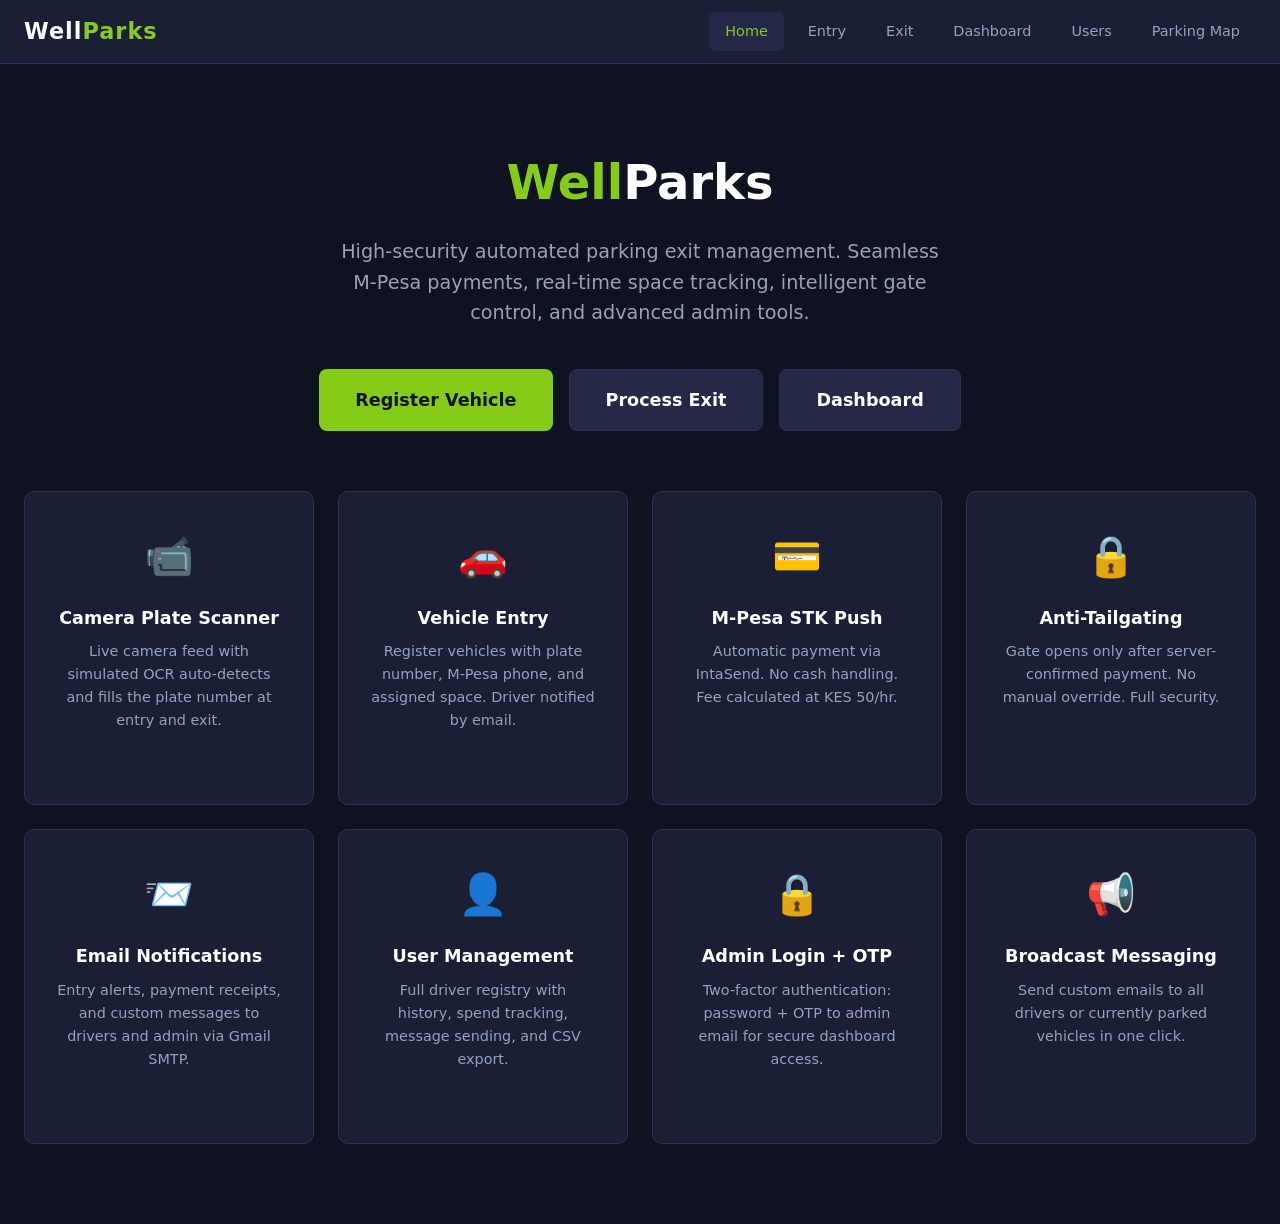
<file: static/index.html>
<!DOCTYPE html>
<html lang="en">
<head>
    <meta charset="UTF-8">
    <meta name="viewport" content="width=device-width, initial-scale=1.0">
    <title>WellParks - Parking Management</title>
    <link rel="stylesheet" href="/static/style.css">
</head>
<body>
    <div class="navbar">
        <div class="logo"><span>Well</span>Parks</div>
        <nav>
            <a href="/" class="active">Home</a>
            <a href="/entry">Entry</a>
            <a href="/exit">Exit</a>
            <a href="/admin">Dashboard</a>
            <a href="/users">Users</a>
            <a href="/map">Parking Map</a>
        </nav>
    </div>
    <div class="hero">
        <h1><span>Well</span>Parks</h1>
        <p>High-security automated parking exit management. Seamless M-Pesa payments, real-time space tracking, intelligent gate control, and advanced admin tools.</p>
        <div class="hero-actions">
            <a href="/entry" class="btn btn-primary">Register Vehicle</a>
            <a href="/exit" class="btn btn-secondary">Process Exit</a>
            <a href="/admin" class="btn btn-secondary">Dashboard</a>
        </div>
        <div class="features">
            <div class="feature-card">
                <div class="icon">&#128249;</div>
                <h3>Camera Plate Scanner</h3>
                <p>Live camera feed with simulated OCR auto-detects and fills the plate number at entry and exit.</p>
            </div>
            <div class="feature-card">
                <div class="icon">&#128663;</div>
                <h3>Vehicle Entry</h3>
                <p>Register vehicles with plate number, M-Pesa phone, and assigned space. Driver notified by email.</p>
            </div>
            <div class="feature-card">
                <div class="icon">&#128179;</div>
                <h3>M-Pesa STK Push</h3>
                <p>Automatic payment via IntaSend. No cash handling. Fee calculated at KES 50/hr.</p>
            </div>
            <div class="feature-card">
                <div class="icon">&#128274;</div>
                <h3>Anti-Tailgating</h3>
                <p>Gate opens only after server-confirmed payment. No manual override. Full security.</p>
            </div>
            <div class="feature-card">
                <div class="icon">&#128232;</div>
                <h3>Email Notifications</h3>
                <p>Entry alerts, payment receipts, and custom messages to drivers and admin via Gmail SMTP.</p>
            </div>
            <div class="feature-card">
                <div class="icon">&#128100;</div>
                <h3>User Management</h3>
                <p>Full driver registry with history, spend tracking, message sending, and CSV export.</p>
            </div>
            <div class="feature-card">
                <div class="icon">&#128274;</div>
                <h3>Admin Login + OTP</h3>
                <p>Two-factor authentication: password + OTP to admin email for secure dashboard access.</p>
            </div>
            <div class="feature-card">
                <div class="icon">&#128226;</div>
                <h3>Broadcast Messaging</h3>
                <p>Send custom emails to all drivers or currently parked vehicles in one click.</p>
            </div>
        </div>
    </div>
</body>
</html>
</file>
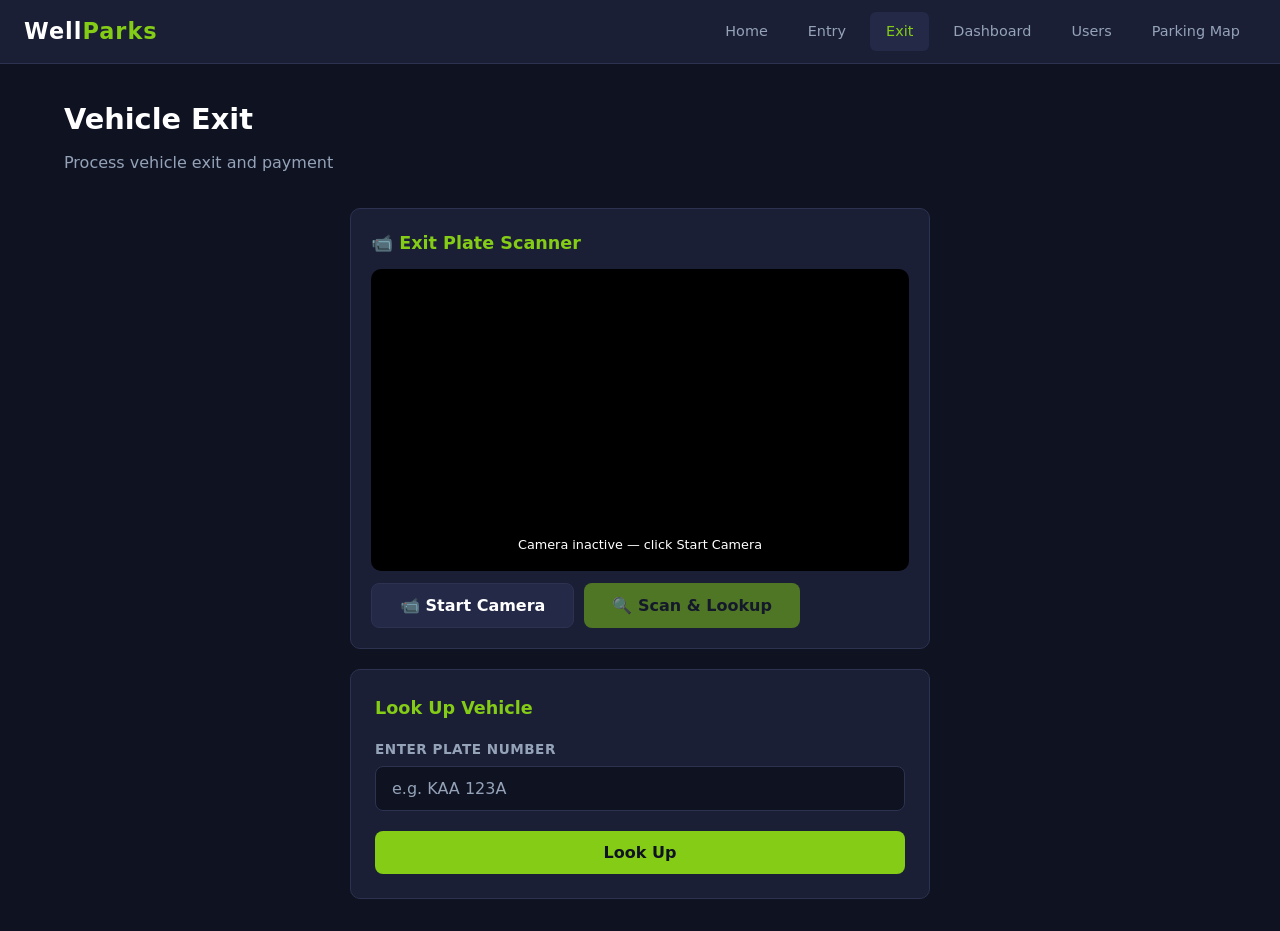
<file: static/exit.html>
<!DOCTYPE html>
<html lang="en">
<head>
    <meta charset="UTF-8">
    <meta name="viewport" content="width=device-width, initial-scale=1.0">
    <title>WellParks - Vehicle Exit</title>
    <link rel="stylesheet" href="/static/style.css">
    <style>
        .camera-panel {
            background: var(--surface);
            border: 1px solid var(--border);
            border-radius: var(--radius);
            padding: 20px;
            margin-bottom: 20px;
            max-width: 580px;
            margin-left: auto;
            margin-right: auto;
        }
        .camera-feed-wrap {
            position: relative;
            background: #000;
            border-radius: 10px;
            overflow: hidden;
            aspect-ratio: 16/9;
            margin-bottom: 12px;
        }
        .camera-feed-wrap video,
        .camera-feed-wrap canvas {
            width: 100%;
            height: 100%;
            object-fit: cover;
            display: block;
        }
        .camera-feed-wrap canvas { position: absolute; top: 0; left: 0; }
        .camera-overlay-text {
            position: absolute;
            bottom: 12px;
            left: 50%;
            transform: translateX(-50%);
            background: rgba(0,0,0,.7);
            color: #fff;
            padding: 4px 14px;
            border-radius: 20px;
            font-size: .8rem;
            white-space: nowrap;
        }
        .plate-detected-badge {
            display: none;
            background: rgba(132,204,22,.15);
            border: 1px solid var(--accent);
            border-radius: 8px;
            padding: 10px 16px;
            font-size: 1.1rem;
            font-weight: 700;
            color: var(--accent);
            text-align: center;
            letter-spacing: 4px;
            margin-bottom: 12px;
        }
        .camera-controls { display: flex; gap: 10px; flex-wrap: wrap; }
    </style>
</head>
<body>
    <div class="navbar">
        <div class="logo"><span>Well</span>Parks</div>
        <nav>
            <a href="/">Home</a>
            <a href="/entry">Entry</a>
            <a href="/exit" class="active">Exit</a>
            <a href="/admin">Dashboard</a>
            <a href="/users">Users</a>
            <a href="/map">Parking Map</a>
        </nav>
    </div>
    <div class="container">
        <h1 class="page-title">Vehicle Exit</h1>
        <p class="page-subtitle">Process vehicle exit and payment</p>

        <div id="alertError" class="alert alert-error"></div>
        <div id="alertSuccess" class="alert alert-success"></div>

        <!-- Camera Scanner -->
        <div class="camera-panel">
            <div class="card-title" style="margin-bottom:12px;">&#128249; Exit Plate Scanner</div>
            <div class="camera-feed-wrap">
                <video id="exitVideo" autoplay muted playsinline></video>
                <canvas id="exitCanvas"></canvas>
                <div class="camera-overlay-text" id="exitCamOverlay">Camera inactive — click Start Camera</div>
            </div>
            <div class="plate-detected-badge" id="exitDetectedBadge">&#128663;&nbsp;<span id="exitDetectedText"></span></div>
            <div class="camera-controls">
                <button class="btn btn-secondary" id="exitStartBtn" onclick="startExitCamera()">&#128249; Start Camera</button>
                <button class="btn btn-primary" id="exitScanBtn" onclick="scanExitPlate()" disabled>&#128269; Scan & Lookup</button>
                <button class="btn btn-secondary" id="exitStopBtn" onclick="stopExitCamera()" style="display:none;">&#9209;&#65039; Stop</button>
            </div>
        </div>

        <div id="lookupSection">
            <div class="card" style="max-width:580px;margin:0 auto;">
                <div class="card-title">Look Up Vehicle</div>
                <form id="lookupForm">
                    <div class="form-group">
                        <label>Enter Plate Number</label>
                        <input type="text" id="exitPlate" placeholder="e.g. KAA 123A" required autocomplete="off">
                    </div>
                    <button type="submit" class="btn btn-primary btn-block">Look Up</button>
                </form>
            </div>
        </div>

        <div id="summarySection" class="hidden">
            <div class="card" style="max-width:580px;margin:0 auto;">
                <div class="card-title">Parking Summary</div>
                <div class="exit-summary">
                    <div class="row"><span class="label">Plate</span><span id="sumPlate">--</span></div>
                    <div class="row"><span class="label">Space</span><span id="sumSpace">--</span></div>
                    <div class="row"><span class="label">Entry Time</span><span id="sumEntry">--</span></div>
                    <div class="row"><span class="label">Duration</span><span id="sumDuration">--</span></div>
                    <div class="row"><span class="label">M-Pesa Phone</span><span id="sumPhone">--</span></div>
                    <div class="row total">
                        <span class="label">Amount Due</span>
                        <span class="value" id="sumAmount">--</span>
                    </div>
                </div>
                <button class="btn btn-primary btn-block" id="payBtn" onclick="initiatePayment()">Send M-Pesa STK Push</button>
                <button class="btn btn-secondary btn-block" style="margin-top:10px" onclick="resetExit()">Cancel</button>
            </div>
        </div>

        <div id="paymentSection" class="hidden">
            <div class="card" style="max-width:580px;margin:0 auto;">
                <div class="payment-screen">
                    <div class="phone-icon">&#128241;</div>
                    <h2>Check Your Phone</h2>
                    <p>An M-Pesa payment prompt has been sent to <strong id="payPhone">--</strong></p>
                    <p style="margin-top:12px;font-size:.85rem;color:var(--text-dim);">
                        Enter your M-Pesa PIN to complete payment.<br>
                        Amount: <strong id="payAmount" style="color:var(--accent)">--</strong>
                    </p>
                    <p style="margin-top:16px;font-size:.8rem;color:var(--text-dim);">
                        Ref: <span id="payRef">--</span><br>
                        <span class="loader" style="margin-top:12px"></span><br>
                        <span id="paymentWaitingText">Waiting for payment confirmation...</span><br>
                        <button class="btn btn-small" id="manualCheckBtn" style="margin-top:10px;display:none;" onclick="manualCheckPayment()">Check Payment Status</button>
                    </p>
                </div>
            </div>
        </div>

        <div id="gateSection" class="hidden">
            <div class="card" style="max-width:580px;margin:0 auto;">
                <div class="gate-open-screen">
                    <div class="gate-icon">✅</div>
                    <h2 style="color: var(--accent); font-size: 1.8rem;">Payment Received — Gate Open</h2>
                    <div class="details" style="background: rgba(132,204,22,0.1); padding: 16px; border-radius: 8px; border: 1px solid var(--accent); margin: 16px 0;">
                        <p><strong>Amount Paid:</strong> <span id="gateAmount" style="color:var(--accent);">--</span></p>
                        <p style="margin-top: 8px;"><strong>Transaction ID:</strong> <span id="gateRef" style="font-family: monospace; color: var(--accent);">--</span></p>
                        <p style="margin-top: 8px; color:var(--text-dim);">✓ Receipt has been sent to driver email</p>
                        <p style="margin-top: 8px; color:var(--text-dim);">✓ Space will be marked as available</p>
                    </div>
                    <div style="margin-top: 24px;">
                        <button class="btn btn-primary btn-block" onclick="exitAndReset()" style="margin-bottom: 10px;">✓ Driver Has Exited — Continue</button>
                        <button class="btn btn-secondary btn-block" onclick="viewDashboard()">📊 View Transaction History</button>
                        <button class="btn btn-secondary btn-block" style="margin-top:10px" onclick="resetExit()">⟲ Process Another Vehicle</button>
                    </div>
                </div>
            </div>
        </div>

        <div id="freeExitSection" class="hidden">
            <div class="card" style="max-width:580px;margin:0 auto;">
                <div class="gate-open-screen">
                    <div class="gate-icon">&#127775;</div>
                    <h2>Exit Processed</h2>
                    <div class="details">
                        <p>Payment processed successfully.</p>
                        <p style="margin-top:8px;color:var(--text-dim);">Gate is open. Drive safely!</p>
                    </div>
                    <button class="btn btn-secondary" style="margin-top:24px" onclick="resetExit()">Process Another</button>
                </div>
            </div>
        </div>
    </div>

    <script>
    var currentPlate = '';
    var pollInterval = null;
    var exitStream = null;
    var exitScanAnimId = null;
    var pollStartTime = null;
    var pollCount = 0;
    var MAX_POLL_TIME = 45000; // 45 seconds - payment should complete quickly
    var MAX_POLLS = 90; // Maximum number of polls
    var POLL_INTERVAL = 500; // Poll every 500ms for faster detection
    var MANUAL_CHECK_AFTER = 8000; // Show manual retry if not completed after 8 seconds

    function showAlert(id, msg) {
        var el = document.getElementById(id);
        el.textContent = msg;
        el.classList.add('show');
        setTimeout(function() { el.classList.remove('show'); }, 7000);
    }

    function formatDate(iso) {
        if (!iso) return '--';
        return new Date(iso).toLocaleString('en-KE', { dateStyle: 'medium', timeStyle: 'short' });
    }

    function formatDuration(m) {
        var h = Math.floor(m / 60);
        var mm = Math.round(m % 60);
        return h > 0 ? h + 'h ' + mm + 'm' : mm + 'm';
    }

    async function startExitCamera() {
        try {
            var stream = await navigator.mediaDevices.getUserMedia({ video: { facingMode: 'environment' }, audio: false });
            exitStream = stream;
            var vid = document.getElementById('exitVideo');
            vid.srcObject = stream;
            await vid.play();
            document.getElementById('exitCamOverlay').textContent = 'Camera active — point at license plate';
            document.getElementById('exitScanBtn').disabled = false;
            document.getElementById('exitStartBtn').style.display = 'none';
            document.getElementById('exitStopBtn').style.display = '';
        } catch(e) {
            document.getElementById('exitCamOverlay').textContent = 'Camera access denied — enter plate manually';
        }
    }

    function stopExitCamera() {
        if (exitStream) { exitStream.getTracks().forEach(function(t) { t.stop(); }); exitStream = null; }
        var vid = document.getElementById('exitVideo');
        vid.srcObject = null;
        var canvas = document.getElementById('exitCanvas');
        canvas.getContext('2d').clearRect(0, 0, canvas.width, canvas.height);
        document.getElementById('exitCamOverlay').textContent = 'Camera inactive — click Start Camera';
        document.getElementById('exitScanBtn').disabled = true;
        document.getElementById('exitStartBtn').style.display = '';
        document.getElementById('exitStopBtn').style.display = 'none';
        if (exitScanAnimId) { cancelAnimationFrame(exitScanAnimId); exitScanAnimId = null; }
    }

    async function scanExitPlate() {
        var vid = document.getElementById('exitVideo');
        var canvas = document.getElementById('exitCanvas');
        var ctx = canvas.getContext('2d');
        canvas.width = vid.videoWidth || 640;
        canvas.height = vid.videoHeight || 360;
        ctx.drawImage(vid, 0, 0, canvas.width, canvas.height);
        document.getElementById('exitScanBtn').disabled = true;
        document.getElementById('exitCamOverlay').textContent = 'Scanning plate...';

        var start = Date.now();
        var lineY = 0;
        function animate() {
            ctx.drawImage(vid, 0, 0, canvas.width, canvas.height);
            ctx.fillStyle = 'rgba(132,204,22,0.08)';
            ctx.fillRect(0, 0, canvas.width, canvas.height);
            ctx.shadowColor = '#84cc16'; ctx.shadowBlur = 12;
            ctx.fillStyle = 'rgba(132,204,22,0.8)';
            ctx.fillRect(0, lineY, canvas.width, 3);
            ctx.shadowBlur = 0;
            lineY = (lineY + 5) % canvas.height;
            if (Date.now() - start < 2500) {
                exitScanAnimId = requestAnimationFrame(animate);
            } else {
                finishExitScan(ctx, canvas);
            }
        }
        exitScanAnimId = requestAnimationFrame(animate);
    }

    function finishExitScan(ctx, canvas) {
        var plates = ['KAA 123A', 'KBB 456B', 'KCA 789C', 'KCB 321D', 'KDA 555E', 'KDB 099F', 'KDE 202G'];
        var detected = plates[Math.floor(Math.random() * plates.length)];
        var bx = canvas.width * 0.18, by = canvas.height * 0.32;
        var bw = canvas.width * 0.64, bh = canvas.height * 0.36;
        ctx.drawImage(document.getElementById('exitVideo'), 0, 0, canvas.width, canvas.height);
        ctx.strokeStyle = '#84cc16'; ctx.lineWidth = 3;
        ctx.shadowColor = '#84cc16'; ctx.shadowBlur = 10;
        ctx.strokeRect(bx, by, bw, bh);
        ctx.shadowBlur = 0;
        ctx.fillStyle = 'rgba(0,0,0,0.6)';
        ctx.fillRect(bx, by + bh - 32, bw, 32);
        ctx.fillStyle = '#84cc16';
        ctx.font = 'bold ' + Math.floor(bh * 0.28) + 'px monospace';
        ctx.textAlign = 'center';
        ctx.fillText(detected, bx + bw / 2, by + bh - 8);
        document.getElementById('exitPlate').value = detected;
        document.getElementById('exitDetectedText').textContent = detected;
        document.getElementById('exitDetectedBadge').style.display = 'block';
        document.getElementById('exitCamOverlay').textContent = '&#9989; Plate: ' + detected + ' — Looking up...';
        document.getElementById('exitScanBtn').disabled = false;
        doLookup(detected);
    }

    async function doLookup(plate) {
        try {
            var resp = await fetch('/v1/exit/lookup', {
                method: 'POST',
                headers: { 'Content-Type': 'application/json' },
                body: JSON.stringify({ plate_number: plate })
            });
            var data = await resp.json();
            if (!resp.ok) {
                showAlert('alertError', data.detail || 'Vehicle not found in parking');
                return;
            }
            currentPlate = data.plate;
            document.getElementById('sumPlate').textContent = data.plate;
            document.getElementById('sumSpace').textContent = '#' + data.space_number;
            document.getElementById('sumEntry').textContent = formatDate(data.entry_time);
            document.getElementById('sumDuration').textContent = formatDuration(data.duration_minutes);
            document.getElementById('sumPhone').textContent = data.driver_phone;
            document.getElementById('sumAmount').textContent = 'KES ' + data.amount.toLocaleString();
            document.getElementById('lookupSection').classList.add('hidden');
            document.getElementById('summarySection').classList.remove('hidden');
        } catch(err) {
            showAlert('alertError', 'Network error: ' + err.message);
        }
    }

    async function handleLookup(e) {
        e.preventDefault();
        var plate = document.getElementById('exitPlate').value.trim();
        if (!plate) return;
        await doLookup(plate);
    }

    async function initiatePayment() {
        var btn = document.getElementById('payBtn');
        btn.disabled = true; btn.textContent = 'Sending STK Push...';
        try {
            var resp = await fetch('/v1/exit/initiate-payment', {
                method: 'POST',
                headers: { 'Content-Type': 'application/json' },
                body: JSON.stringify({ plate_number: currentPlate })
            });
            var data = await resp.json();
            if (!resp.ok) {
                showAlert('alertError', data.detail || 'Payment initiation failed');
                btn.disabled = false; btn.textContent = 'Send M-Pesa STK Push';
                return;
            }
            if (data.status === 'free_exit') {
                document.getElementById('summarySection').classList.add('hidden');
                document.getElementById('freeExitSection').classList.remove('hidden');
                return;
            }
            document.getElementById('payPhone').textContent = data.phone;
            document.getElementById('payAmount').textContent = 'KES ' + data.amount.toLocaleString();
            document.getElementById('payRef').textContent = data.ref;
            document.getElementById('summarySection').classList.add('hidden');
            document.getElementById('paymentSection').classList.remove('hidden');
            startPolling(currentPlate, data.amount, data.ref);
        } catch(err) {
            showAlert('alertError', 'Network error: ' + err.message);
            btn.disabled = false; btn.textContent = 'Send M-Pesa STK Push';
        }
    }

    function startPolling(plate, amount, ref) {
        if (pollInterval) clearInterval(pollInterval);
        pollStartTime = Date.now();
        pollCount = 0;
        document.getElementById('manualCheckBtn').style.display = 'none';
        var paymentWaitingText = document.getElementById('paymentWaitingText');
        pollInterval = setInterval(async function() {
            pollCount++;
            var elapsedSeconds = Math.floor((Date.now() - pollStartTime) / 1000);
            var elapsedMinutes = Math.floor(elapsedSeconds / 60);
            var remainingSeconds = elapsedSeconds % 60;
            
            // Update polling status text
            if (paymentWaitingText) {
                paymentWaitingText.innerHTML = 'Waiting for payment confirmation... (' + elapsedMinutes + 'm ' + remainingSeconds + 's)';
            }
            
            if (Date.now() - pollStartTime > MANUAL_CHECK_AFTER) {
                document.getElementById('manualCheckBtn').style.display = 'inline-block';
            }
            
            // Check if we've exceeded max time or max polls
            if (pollCount > MAX_POLLS || (Date.now() - pollStartTime) > MAX_POLL_TIME) {
                clearInterval(pollInterval);
                pollInterval = null;
                // Show error and offer manual retry
                showAlert('alertError', 'Payment confirmation taking longer than expected. Please try the manual check or try again.');
                if (paymentWaitingText) {
                    paymentWaitingText.innerHTML = 'Confirmation is taking longer than expected. You can try checking status manually below.';
                }
                document.getElementById('manualCheckBtn').style.display = 'inline-block';
                return;
            }
            
            try {
                var resp = await fetch('/v1/exit/refresh-payment-status/' + encodeURIComponent(plate), {
                    method: 'POST'
                });
                var data = await resp.json();
                if (data.payment_status === 'COMPLETED') {
                    clearInterval(pollInterval);
                    pollInterval = null;
                    document.getElementById('gateAmount').textContent = 'KES ' + (data.amount || amount).toLocaleString();
                    document.getElementById('gateRef').textContent = data.ref || ref;
                    document.getElementById('paymentSection').classList.add('hidden');
                    document.getElementById('gateSection').classList.remove('hidden');
                    document.getElementById('manualCheckBtn').style.display = 'none';
                    showAlert('alertSuccess', '✓ Payment received! Gate is now open.');
                }
            } catch(e) {
                console.error('Payment status check error:', e);
            }
        }, POLL_INTERVAL);
    }

    async function manualCheckPayment() {
        var btn = document.getElementById('manualCheckBtn');
        var originalText = btn.textContent;
        btn.disabled = true;
        btn.textContent = 'Checking...';
        
        try {
            var resp = await fetch('/v1/exit/refresh-payment-status/' + encodeURIComponent(currentPlate), {
                method: 'POST'
            });
            var data = await resp.json();
            
            if (data.payment_status === 'COMPLETED') {
                if (pollInterval) { clearInterval(pollInterval); pollInterval = null; }
                document.getElementById('gateAmount').textContent = 'KES ' + (data.amount || 0).toLocaleString();
                document.getElementById('gateRef').textContent = data.ref || '--';
                document.getElementById('paymentSection').classList.add('hidden');
                document.getElementById('gateSection').classList.remove('hidden');
                showAlert('alertSuccess', 'Payment confirmed!');
            } else {
                showAlert('alertError', 'Payment not yet confirmed. Please wait a bit longer and try again.');
                btn.disabled = false;
                btn.textContent = originalText;
            }
        } catch(err) {
            showAlert('alertError', 'Error checking payment status: ' + err.message);
            btn.disabled = false;
            btn.textContent = originalText;
        }
    }

    function resetExit() {
        if (pollInterval) { clearInterval(pollInterval); pollInterval = null; }
        pollStartTime = null;
        pollCount = 0;
        currentPlate = '';
        document.getElementById('lookupSection').classList.remove('hidden');
        ['summarySection','paymentSection','gateSection','freeExitSection'].forEach(function(id) {
            document.getElementById(id).classList.add('hidden');
        });
        document.getElementById('exitPlate').value = '';
        document.getElementById('exitDetectedBadge').style.display = 'none';
        var btn = document.getElementById('payBtn');
        if (btn) { btn.disabled = false; btn.textContent = 'Send M-Pesa STK Push'; }
    }

    function exitAndReset() {
        resetExit();
    }

    function viewDashboard() {
        window.location.href = '/admin';
    }

    document.getElementById('lookupForm').addEventListener('submit', handleLookup);
    </script>
</body>
</html>
</file>
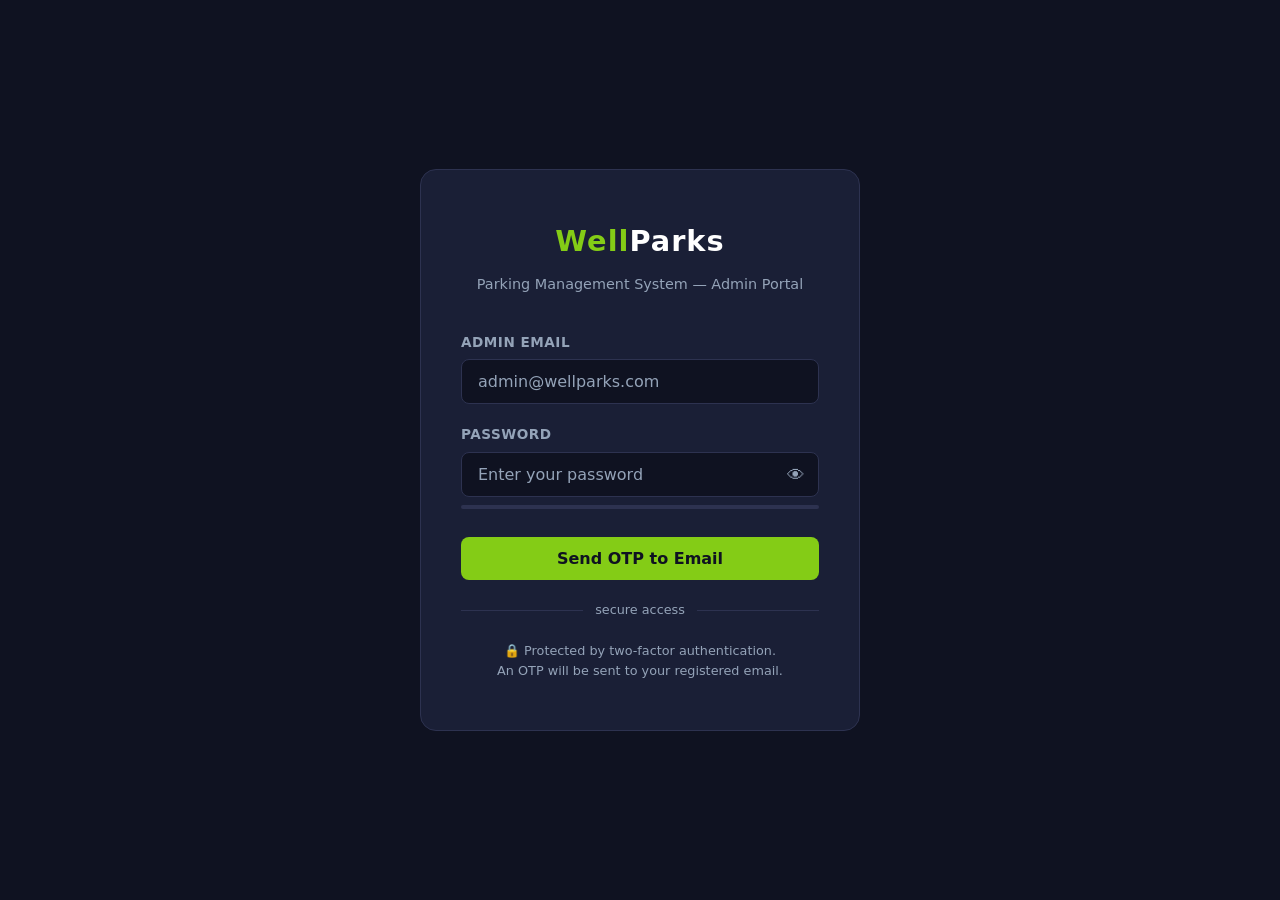
<file: static/login.html>
<!DOCTYPE html>
<html lang="en">
<head>
    <meta charset="UTF-8">
    <meta name="viewport" content="width=device-width, initial-scale=1.0">
    <title>WellParks - Admin Login</title>
    <link rel="stylesheet" href="/static/style.css">
    <style>
        .login-wrap {
            min-height: 100vh;
            display: flex;
            align-items: center;
            justify-content: center;
            background: var(--bg);
        }
        .login-box {
            background: var(--surface);
            border: 1px solid var(--border);
            border-radius: 16px;
            padding: 48px 40px;
            width: 100%;
            max-width: 440px;
        }
        .login-logo {
            font-size: 1.8rem;
            font-weight: 800;
            text-align: center;
            margin-bottom: 8px;
            letter-spacing: 1px;
        }
        .login-logo span { color: var(--accent); }
        .login-sub {
            text-align: center;
            color: var(--text-dim);
            font-size: .9rem;
            margin-bottom: 36px;
        }
        .password-wrap {
            position: relative;
        }
        .password-wrap input {
            padding-right: 48px;
        }
        .toggle-pw {
            position: absolute;
            right: 14px;
            top: 50%;
            transform: translateY(-50%);
            background: none;
            border: none;
            color: var(--text-dim);
            cursor: pointer;
            font-size: 1.1rem;
            padding: 0;
        }
        .strength-bar {
            height: 4px;
            border-radius: 2px;
            background: var(--border);
            margin-top: 8px;
            overflow: hidden;
        }
        .strength-fill {
            height: 100%;
            border-radius: 2px;
            width: 0;
            transition: width .3s, background .3s;
        }
        .strength-label {
            font-size: .75rem;
            color: var(--text-dim);
            margin-top: 4px;
        }
        .otp-inputs {
            display: flex;
            gap: 10px;
            justify-content: center;
            margin: 24px 0;
        }
        .otp-inputs input {
            width: 52px;
            height: 60px;
            text-align: center;
            font-size: 1.6rem;
            font-weight: 700;
            background: var(--bg);
            border: 2px solid var(--border);
            border-radius: 10px;
            color: var(--text);
            font-family: monospace;
            transition: border-color .2s;
        }
        .otp-inputs input:focus {
            outline: none;
            border-color: var(--accent);
        }
        .otp-info {
            text-align: center;
            color: var(--text-dim);
            font-size: .9rem;
            margin-bottom: 8px;
        }
        .otp-email-badge {
            display: inline-block;
            background: rgba(132,204,22,.12);
            color: var(--accent);
            padding: 4px 14px;
            border-radius: 20px;
            font-size: .85rem;
            font-weight: 600;
            margin: 8px auto 20px;
        }
        .step { display: none; }
        .step.active { display: block; }
        .divider {
            display: flex;
            align-items: center;
            gap: 12px;
            margin: 20px 0;
            color: var(--text-dim);
            font-size: .8rem;
        }
        .divider::before, .divider::after {
            content: '';
            flex: 1;
            height: 1px;
            background: var(--border);
        }
        .resend-link {
            text-align: center;
            font-size: .85rem;
            margin-top: 16px;
            color: var(--text-dim);
        }
        .resend-link button {
            background: none;
            border: none;
            color: var(--accent);
            cursor: pointer;
            font-size: .85rem;
            text-decoration: underline;
        }
        .otp-timer {
            font-weight: 600;
            color: var(--warning);
        }
    </style>
</head>
<body>
<div class="login-wrap">
    <div class="login-box">
        <div class="login-logo"><span>Well</span>Parks</div>
        <div class="login-sub">Parking Management System — Admin Portal</div>

        <div id="alertError" class="alert alert-error"></div>
        <div id="alertSuccess" class="alert alert-success"></div>

        <!-- Step 1: Credentials -->
        <div id="stepLogin" class="step active">
            <form id="loginForm">
                <div class="form-group">
                    <label>Admin Email</label>
                    <input type="email" id="loginEmail" placeholder="admin@wellparks.com" required autocomplete="email">
                </div>
                <div class="form-group">
                    <label>Password</label>
                    <div class="password-wrap">
                        <input type="password" id="loginPassword" placeholder="Enter your password" required autocomplete="current-password" oninput="checkStrength(this.value)">
                        <button type="button" class="toggle-pw" onclick="togglePw()">&#128065;</button>
                    </div>
                    <div class="strength-bar"><div class="strength-fill" id="strengthFill"></div></div>
                    <div class="strength-label" id="strengthLabel"></div>
                </div>
                <button type="submit" class="btn btn-primary btn-block" id="loginBtn" style="margin-top:8px">
                    Send OTP to Email
                </button>
            </form>
            <div class="divider">secure access</div>
            <p style="text-align:center;font-size:.8rem;color:var(--text-dim);">
                &#128274; Protected by two-factor authentication.<br>An OTP will be sent to your registered email.
            </p>
        </div>

        <!-- Step 2: OTP -->
        <div id="stepOTP" class="step">
            <p class="otp-info">Enter the 6-digit code sent to</p>
            <div style="text-align:center">
                <span class="otp-email-badge" id="otpEmailBadge"></span>
            </div>
            <div class="otp-inputs">
                <input type="text" maxlength="1" class="otp-digit" id="d0" oninput="otpInput(this,0)" onkeydown="otpKey(event,0)">
                <input type="text" maxlength="1" class="otp-digit" id="d1" oninput="otpInput(this,1)" onkeydown="otpKey(event,1)">
                <input type="text" maxlength="1" class="otp-digit" id="d2" oninput="otpInput(this,2)" onkeydown="otpKey(event,2)">
                <input type="text" maxlength="1" class="otp-digit" id="d3" oninput="otpInput(this,3)" onkeydown="otpKey(event,3)">
                <input type="text" maxlength="1" class="otp-digit" id="d4" oninput="otpInput(this,4)" onkeydown="otpKey(event,4)">
                <input type="text" maxlength="1" class="otp-digit" id="d5" oninput="otpInput(this,5)" onkeydown="otpKey(event,5)">
            </div>
            <button class="btn btn-primary btn-block" id="verifyBtn" onclick="verifyOTP()">Verify & Login</button>
            <div class="resend-link">
                <span>Code expires in <span class="otp-timer" id="otpTimer">10:00</span></span>
                &nbsp;|&nbsp;
                <button onclick="resendOTP()">Resend Code</button>
            </div>
            <div style="margin-top:16px;text-align:center">
                <button onclick="backToLogin()" style="background:none;border:none;color:var(--text-dim);cursor:pointer;font-size:.85rem;">
                    &#8592; Back to Login
                </button>
            </div>
        </div>
    </div>
</div>
<script>
var loginEmail = '';
var otpTimerInterval = null;

function showAlert(id, msg) {
    var el = document.getElementById(id);
    el.textContent = msg;
    el.classList.add('show');
    setTimeout(function() { el.classList.remove('show'); }, 7000);
}

function togglePw() {
    var inp = document.getElementById('loginPassword');
    inp.type = inp.type === 'password' ? 'text' : 'password';
}

function checkStrength(pw) {
    var fill = document.getElementById('strengthFill');
    var label = document.getElementById('strengthLabel');
    if (!pw) { fill.style.width = '0'; label.textContent = ''; return; }
    var score = 0;
    if (pw.length >= 8) score++;
    if (/[A-Z]/.test(pw)) score++;
    if (/[a-z]/.test(pw)) score++;
    if (/[0-9]/.test(pw)) score++;
    if (/[^A-Za-z0-9]/.test(pw)) score++;
    var colors = ['#ef4444', '#f59e0b', '#f59e0b', '#84cc16', '#84cc16'];
    var labels = ['Very Weak', 'Weak', 'Fair', 'Strong', 'Very Strong'];
    fill.style.width = (score * 20) + '%';
    fill.style.background = colors[score - 1] || '#ef4444';
    label.textContent = labels[score - 1] || '';
    label.style.color = colors[score - 1] || '#ef4444';
}

document.getElementById('loginForm').addEventListener('submit', async function(e) {
    e.preventDefault();
    var pw = document.getElementById('loginPassword').value;
    if (pw.length < 8) {
        showAlert('alertError', 'Password must be at least 8 characters');
        return;
    }
    var btn = document.getElementById('loginBtn');
    btn.disabled = true;
    btn.textContent = 'Sending OTP...';
    loginEmail = document.getElementById('loginEmail').value.trim();
    try {
        var resp = await fetch('/v1/auth/login', {
            method: 'POST',
            headers: { 'Content-Type': 'application/json' },
            body: JSON.stringify({ email: loginEmail, password: pw })
        });
        var data = await resp.json();
        if (!resp.ok) {
            showAlert('alertError', data.detail || 'Invalid credentials');
        } else {
            document.getElementById('otpEmailBadge').textContent = loginEmail;
            document.getElementById('stepLogin').classList.remove('active');
            document.getElementById('stepOTP').classList.add('active');
            document.getElementById('d0').focus();
            startOTPTimer(600);
        }
    } catch (err) {
        showAlert('alertError', 'Network error: ' + err.message);
    }
    btn.disabled = false;
    btn.textContent = 'Send OTP to Email';
});

function otpInput(el, idx) {
    el.value = el.value.replace(/[^0-9]/g, '');
    if (el.value && idx < 5) {
        document.getElementById('d' + (idx + 1)).focus();
    }
    if (getOTPCode().length === 6) verifyOTP();
}

function otpKey(e, idx) {
    if (e.key === 'Backspace' && !document.getElementById('d' + idx).value && idx > 0) {
        document.getElementById('d' + (idx - 1)).focus();
    }
}

function getOTPCode() {
    return [0,1,2,3,4,5].map(function(i) { return document.getElementById('d' + i).value; }).join('');
}

async function verifyOTP() {
    var code = getOTPCode();
    if (code.length !== 6) { showAlert('alertError', 'Please enter all 6 digits'); return; }
    var btn = document.getElementById('verifyBtn');
    btn.disabled = true;
    btn.textContent = 'Verifying...';
    try {
        var resp = await fetch('/v1/auth/verify-otp', {
            method: 'POST',
            headers: { 'Content-Type': 'application/json' },
            body: JSON.stringify({ email: loginEmail, code: code })
        });
        var data = await resp.json();
        if (!resp.ok) {
            showAlert('alertError', data.detail || 'Invalid OTP code');
            [0,1,2,3,4,5].forEach(function(i) { document.getElementById('d' + i).value = ''; });
            document.getElementById('d0').focus();
        } else {
            if (otpTimerInterval) clearInterval(otpTimerInterval);
            showAlert('alertSuccess', 'Login successful! Redirecting...');
            setTimeout(function() { window.location.href = '/admin'; }, 1000);
        }
    } catch (err) {
        showAlert('alertError', 'Network error: ' + err.message);
    }
    btn.disabled = false;
    btn.textContent = 'Verify & Login';
}

function startOTPTimer(seconds) {
    if (otpTimerInterval) clearInterval(otpTimerInterval);
    var remaining = seconds;
    function update() {
        var m = Math.floor(remaining / 60);
        var s = remaining % 60;
        document.getElementById('otpTimer').textContent = m + ':' + (s < 10 ? '0' : '') + s;
        if (remaining <= 0) {
            clearInterval(otpTimerInterval);
            document.getElementById('otpTimer').textContent = 'Expired';
        }
        remaining--;
    }
    update();
    otpTimerInterval = setInterval(update, 1000);
}

async function resendOTP() {
    var pw = document.getElementById('loginPassword').value;
    try {
        var resp = await fetch('/v1/auth/login', {
            method: 'POST',
            headers: { 'Content-Type': 'application/json' },
            body: JSON.stringify({ email: loginEmail, password: pw })
        });
        if (resp.ok) {
            showAlert('alertSuccess', 'New OTP sent to ' + loginEmail);
            [0,1,2,3,4,5].forEach(function(i) { document.getElementById('d' + i).value = ''; });
            document.getElementById('d0').focus();
            startOTPTimer(600);
        }
    } catch (e) {}
}

function backToLogin() {
    if (otpTimerInterval) clearInterval(otpTimerInterval);
    [0,1,2,3,4,5].forEach(function(i) { document.getElementById('d' + i).value = ''; });
    document.getElementById('stepOTP').classList.remove('active');
    document.getElementById('stepLogin').classList.add('active');
}
</script>
</body>
</html>
</file>
<file: static/style.css>
*,*::before,*::after{box-sizing:border-box;margin:0;padding:0}
:root{
  --bg:#0f1221;
  --surface:#1a1f36;
  --surface2:#232947;
  --border:#2d3250;
  --text:#ffffff;
  --text-dim:#94a3b8;
  --accent:#84cc16;
  --accent-dim:#65a30d;
  --danger:#ef4444;
  --warning:#f59e0b;
  --info:#3b82f6;
  --radius:10px;
  --font:'Segoe UI',system-ui,-apple-system,sans-serif;
}
body{
  font-family:var(--font);
  background:var(--bg);
  color:var(--text);
  min-height:100vh;
  line-height:1.6;
}
a{color:var(--accent);text-decoration:none}
a:hover{text-decoration:underline}

.navbar{
  background:var(--surface);
  border-bottom:1px solid var(--border);
  padding:0 24px;
  display:flex;
  align-items:center;
  justify-content:space-between;
  height:64px;
  position:sticky;
  top:0;
  z-index:100;
}
.navbar .logo{
  font-size:1.4rem;
  font-weight:700;
  color:var(--accent);
  letter-spacing:1px;
}
.navbar .logo span{color:var(--text)}
.navbar nav{display:flex;gap:8px}
.navbar nav a{
  color:var(--text-dim);
  padding:8px 16px;
  border-radius:6px;
  font-size:.9rem;
  font-weight:500;
  transition:all .2s;
}
.navbar nav a:hover,
.navbar nav a.active{
  color:var(--accent);
  background:var(--surface2);
  text-decoration:none;
}

.container{
  max-width:1200px;
  margin:0 auto;
  padding:32px 24px;
}

.page-title{
  font-size:1.8rem;
  font-weight:700;
  margin-bottom:8px;
}
.page-subtitle{
  color:var(--text-dim);
  font-size:1rem;
  margin-bottom:32px;
}

.card{
  background:var(--surface);
  border:1px solid var(--border);
  border-radius:var(--radius);
  padding:24px;
  margin-bottom:20px;
}
.card-title{
  font-size:1.1rem;
  font-weight:600;
  margin-bottom:16px;
  color:var(--accent);
}

.form-group{margin-bottom:20px}
.form-group label{
  display:block;
  font-size:.85rem;
  font-weight:600;
  color:var(--text-dim);
  margin-bottom:6px;
  text-transform:uppercase;
  letter-spacing:.5px;
}
.form-group input,
.form-group select{
  width:100%;
  padding:12px 16px;
  background:var(--bg);
  border:1px solid var(--border);
  border-radius:8px;
  color:var(--text);
  font-size:1rem;
  font-family:var(--font);
  transition:border-color .2s;
}
.form-group input:focus,
.form-group select:focus{
  outline:none;
  border-color:var(--accent);
}
.form-group input::placeholder{color:var(--text-dim)}

.btn{
  display:inline-flex;
  align-items:center;
  justify-content:center;
  gap:8px;
  padding:12px 28px;
  border:none;
  border-radius:8px;
  font-size:1rem;
  font-weight:600;
  font-family:var(--font);
  cursor:pointer;
  transition:all .2s;
}
.btn-primary{
  background:var(--accent);
  color:#0f1221;
}
.btn-primary:hover{background:var(--accent-dim)}
.btn-primary:disabled{opacity:.5;cursor:not-allowed}
.btn-secondary{
  background:var(--surface2);
  color:var(--text);
  border:1px solid var(--border);
}
.btn-secondary:hover{border-color:var(--accent)}
.btn-danger{
  background:var(--danger);
  color:#fff;
}
.btn-block{width:100%}

.stats-grid{
  display:grid;
  grid-template-columns:repeat(auto-fit,minmax(200px,1fr));
  gap:16px;
  margin-bottom:32px;
}
.stat-card{
  background:var(--surface);
  border:1px solid var(--border);
  border-radius:var(--radius);
  padding:24px;
  text-align:center;
}
.stat-card .stat-value{
  font-size:2.2rem;
  font-weight:700;
  color:var(--accent);
  line-height:1;
}
.stat-card .stat-label{
  font-size:.85rem;
  color:var(--text-dim);
  margin-top:8px;
  text-transform:uppercase;
  letter-spacing:.5px;
}
.stat-card.occupied .stat-value{color:var(--warning)}
.stat-card.revenue .stat-value{color:var(--accent)}

table{
  width:100%;
  border-collapse:collapse;
}
table th{
  text-align:left;
  padding:12px 16px;
  font-size:.8rem;
  font-weight:600;
  color:var(--text-dim);
  text-transform:uppercase;
  letter-spacing:.5px;
  border-bottom:1px solid var(--border);
}
table td{
  padding:12px 16px;
  border-bottom:1px solid var(--border);
  font-size:.9rem;
}
table tbody tr:hover{background:var(--surface2)}

.badge{
  display:inline-block;
  padding:4px 12px;
  border-radius:20px;
  font-size:.75rem;
  font-weight:600;
  text-transform:uppercase;
}
.badge-success{background:rgba(132,204,22,.15);color:var(--accent)}
.badge-warning{background:rgba(245,158,11,.15);color:var(--warning)}
.badge-danger{background:rgba(239,68,68,.15);color:var(--danger)}
.badge-info{background:rgba(59,130,246,.15);color:var(--info)}

.alert{
  padding:16px 20px;
  border-radius:8px;
  margin-bottom:20px;
  font-size:.95rem;
  display:none;
}
.alert-success{background:rgba(132,204,22,.1);border:1px solid var(--accent);color:var(--accent)}
.alert-error{background:rgba(239,68,68,.1);border:1px solid var(--danger);color:var(--danger)}
.alert-info{background:rgba(59,130,246,.1);border:1px solid var(--info);color:var(--info)}
.alert.show{display:block}

.hero{
  text-align:center;
  padding:80px 24px;
}
.hero h1{
  font-size:3rem;
  font-weight:800;
  margin-bottom:16px;
}
.hero h1 span{color:var(--accent)}
.hero p{
  font-size:1.2rem;
  color:var(--text-dim);
  max-width:600px;
  margin:0 auto 40px;
}
.hero-actions{
  display:flex;
  gap:16px;
  justify-content:center;
  flex-wrap:wrap;
}
.hero-actions .btn{
  padding:16px 36px;
  font-size:1.1rem;
}

.features{
  display:grid;
  grid-template-columns:repeat(auto-fit,minmax(250px,1fr));
  gap:24px;
  margin-top:60px;
}
.feature-card{
  background:var(--surface);
  border:1px solid var(--border);
  border-radius:var(--radius);
  padding:32px;
  text-align:center;
  transition:border-color .3s;
}
.feature-card:hover{border-color:var(--accent)}
.feature-card .icon{
  font-size:2.5rem;
  margin-bottom:16px;
}
.feature-card h3{
  font-size:1.1rem;
  margin-bottom:8px;
}
.feature-card p{
  color:var(--text-dim);
  font-size:.9rem;
}

.parking-map-grid{
  display:grid;
  grid-template-columns:repeat(25,1fr);
  gap:3px;
  margin-top:20px;
}
.space-cell{
  aspect-ratio:1;
  border-radius:4px;
  cursor:pointer;
  display:flex;
  align-items:center;
  justify-content:center;
  font-size:.55rem;
  font-weight:600;
  transition:all .2s;
  border:1px solid transparent;
}
.space-cell.available{background:var(--surface2);color:var(--text-dim)}
.space-cell.available:hover{border-color:var(--accent);background:var(--surface)}
.space-cell.occupied{background:rgba(245,158,11,.2);color:var(--warning)}
.space-cell.occupied:hover{border-color:var(--warning)}

.space-modal-overlay{
  position:fixed;
  top:0;left:0;right:0;bottom:0;
  background:rgba(0,0,0,.7);
  display:none;
  align-items:center;
  justify-content:center;
  z-index:200;
}
.space-modal-overlay.show{display:flex}
.space-modal{
  background:var(--surface);
  border:1px solid var(--border);
  border-radius:var(--radius);
  padding:32px;
  min-width:360px;
  max-width:90vw;
  position:relative;
}
.space-modal .close-btn{
  position:absolute;
  top:12px;right:16px;
  background:none;border:none;
  color:var(--text-dim);
  font-size:1.5rem;
  cursor:pointer;
}
.space-modal .close-btn:hover{color:var(--text)}
.space-modal h3{
  color:var(--accent);
  margin-bottom:16px;
  font-size:1.2rem;
}
.space-modal .info-row{
  display:flex;
  justify-content:space-between;
  padding:8px 0;
  border-bottom:1px solid var(--border);
  font-size:.95rem;
}
.space-modal .info-row .label{color:var(--text-dim)}

.payment-screen{
  text-align:center;
  padding:40px 20px;
}
.payment-screen .phone-icon{
  font-size:4rem;
  margin-bottom:20px;
  animation:pulse 1.5s infinite;
}
@keyframes pulse{
  0%,100%{opacity:1;transform:scale(1)}
  50%{opacity:.6;transform:scale(1.05)}
}
.payment-screen h2{
  font-size:1.5rem;
  margin-bottom:12px;
}
.payment-screen p{
  color:var(--text-dim);
}

.gate-open-screen{
  text-align:center;
  padding:40px 20px;
}
.gate-open-screen .gate-icon{
  font-size:5rem;
  color:var(--accent);
  margin-bottom:20px;
  animation:gateAnim 1s ease-in-out;
}
@keyframes gateAnim{
  0%{transform:scale(0);opacity:0}
  50%{transform:scale(1.2)}
  100%{transform:scale(1);opacity:1}
}
.gate-open-screen h2{
  color:var(--accent);
  font-size:1.8rem;
  margin-bottom:12px;
}
.gate-open-screen .details{
  color:var(--text-dim);
  font-size:1rem;
}

.legend{
  display:flex;
  gap:24px;
  margin-bottom:16px;
  flex-wrap:wrap;
}
.legend-item{
  display:flex;
  align-items:center;
  gap:8px;
  font-size:.85rem;
  color:var(--text-dim);
}
.legend-color{
  width:16px;height:16px;
  border-radius:4px;
}
.legend-color.available-color{background:var(--surface2)}
.legend-color.occupied-color{background:rgba(245,158,11,.3)}

.map-filter{
  display:flex;
  gap:12px;
  margin-bottom:16px;
  align-items:center;
  flex-wrap:wrap;
}
.map-filter select{
  padding:8px 12px;
  background:var(--bg);
  border:1px solid var(--border);
  border-radius:6px;
  color:var(--text);
  font-size:.9rem;
}
.map-filter .search-input{
  padding:8px 12px;
  background:var(--bg);
  border:1px solid var(--border);
  border-radius:6px;
  color:var(--text);
  font-size:.9rem;
  width:200px;
}
.map-filter .search-input:focus{outline:none;border-color:var(--accent)}

.two-col{display:grid;grid-template-columns:1fr 1fr;gap:24px}
@media(max-width:768px){
  .two-col{grid-template-columns:1fr}
  .hero h1{font-size:2rem}
  .parking-map-grid{grid-template-columns:repeat(20,1fr)}
  .navbar{flex-direction:column;height:auto;padding:12px}
  .navbar nav{flex-wrap:wrap;justify-content:center}
}

.loader{
  display:inline-block;
  width:20px;height:20px;
  border:2px solid var(--border);
  border-top-color:var(--accent);
  border-radius:50%;
  animation:spin .6s linear infinite;
}
@keyframes spin{to{transform:rotate(360deg)}}

.exit-summary{
  background:var(--surface2);
  border-radius:8px;
  padding:20px;
  margin-bottom:20px;
}
.exit-summary .row{
  display:flex;
  justify-content:space-between;
  padding:6px 0;
  font-size:.95rem;
}
.exit-summary .row .label{color:var(--text-dim)}
.exit-summary .total{
  border-top:2px solid var(--accent);
  margin-top:8px;
  padding-top:12px;
  font-size:1.2rem;
  font-weight:700;
}
.exit-summary .total .value{color:var(--accent)}

.hidden{display:none!important}
</file>
